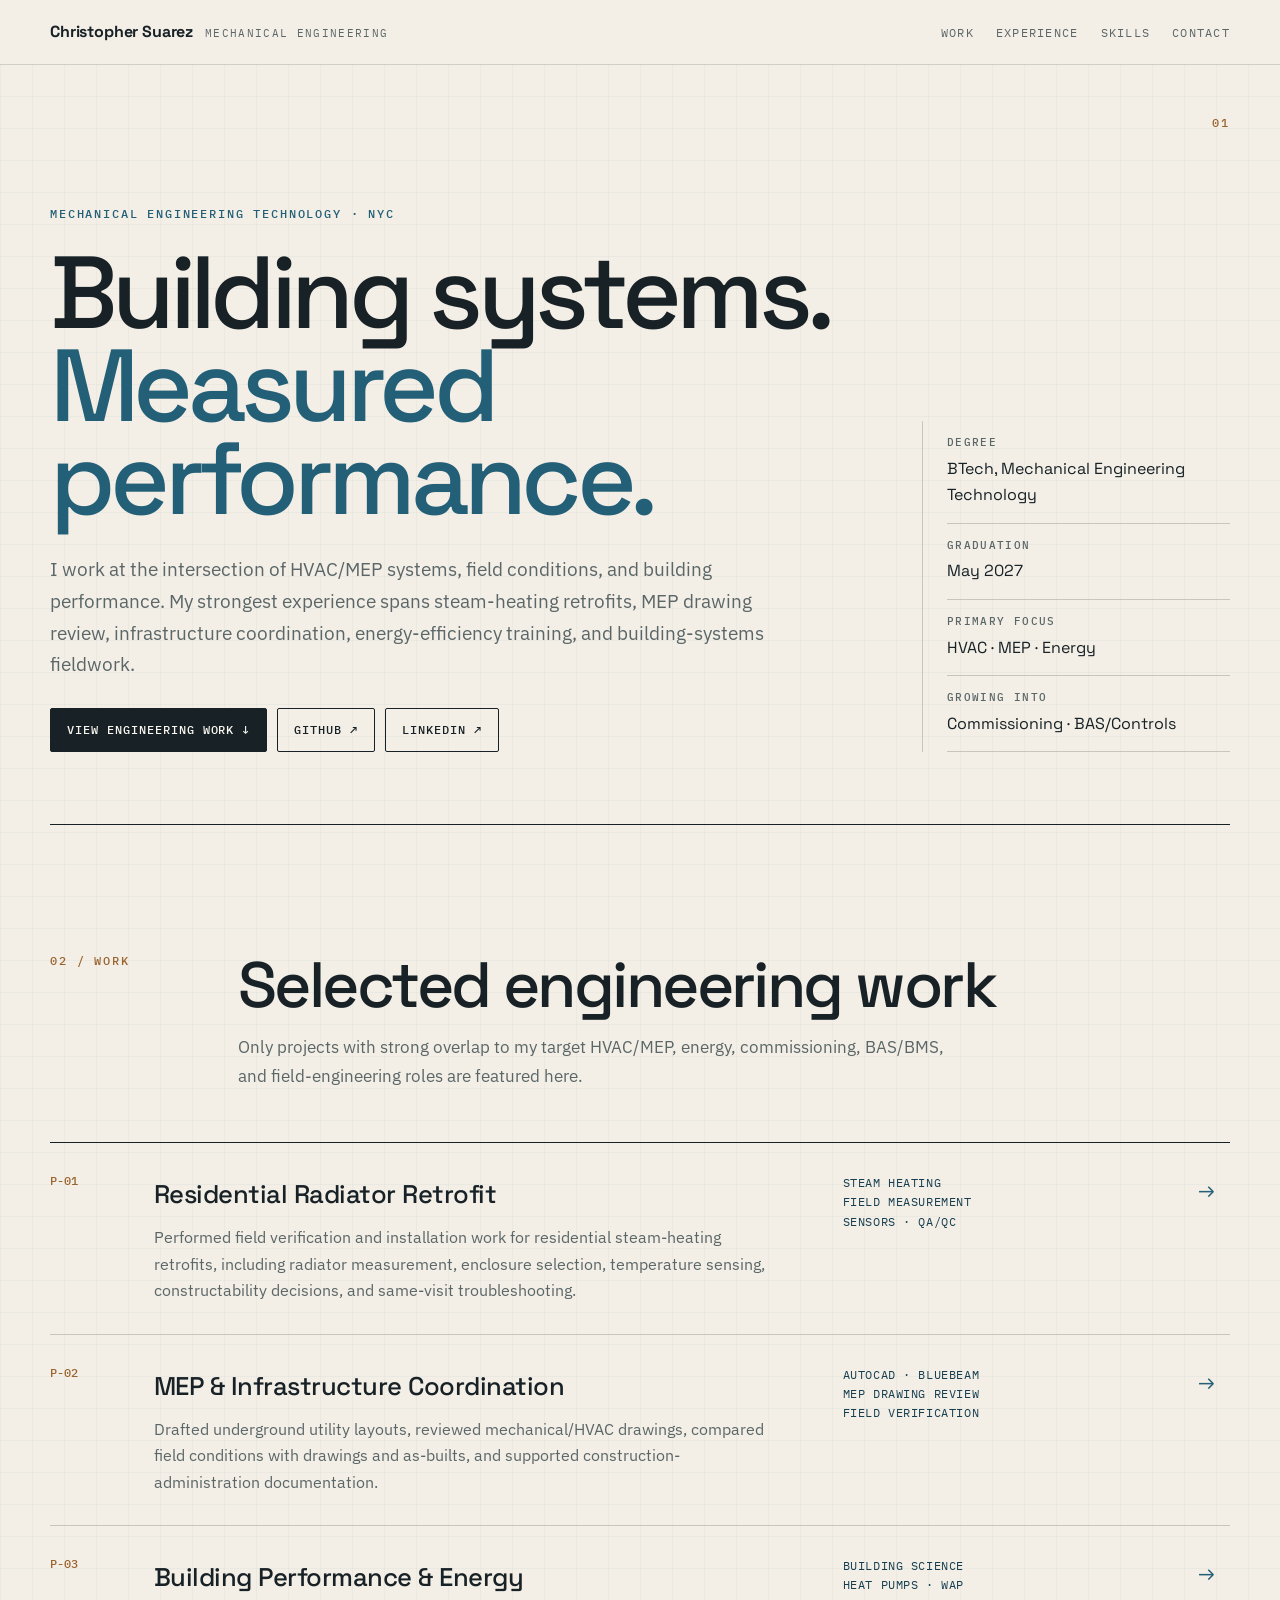
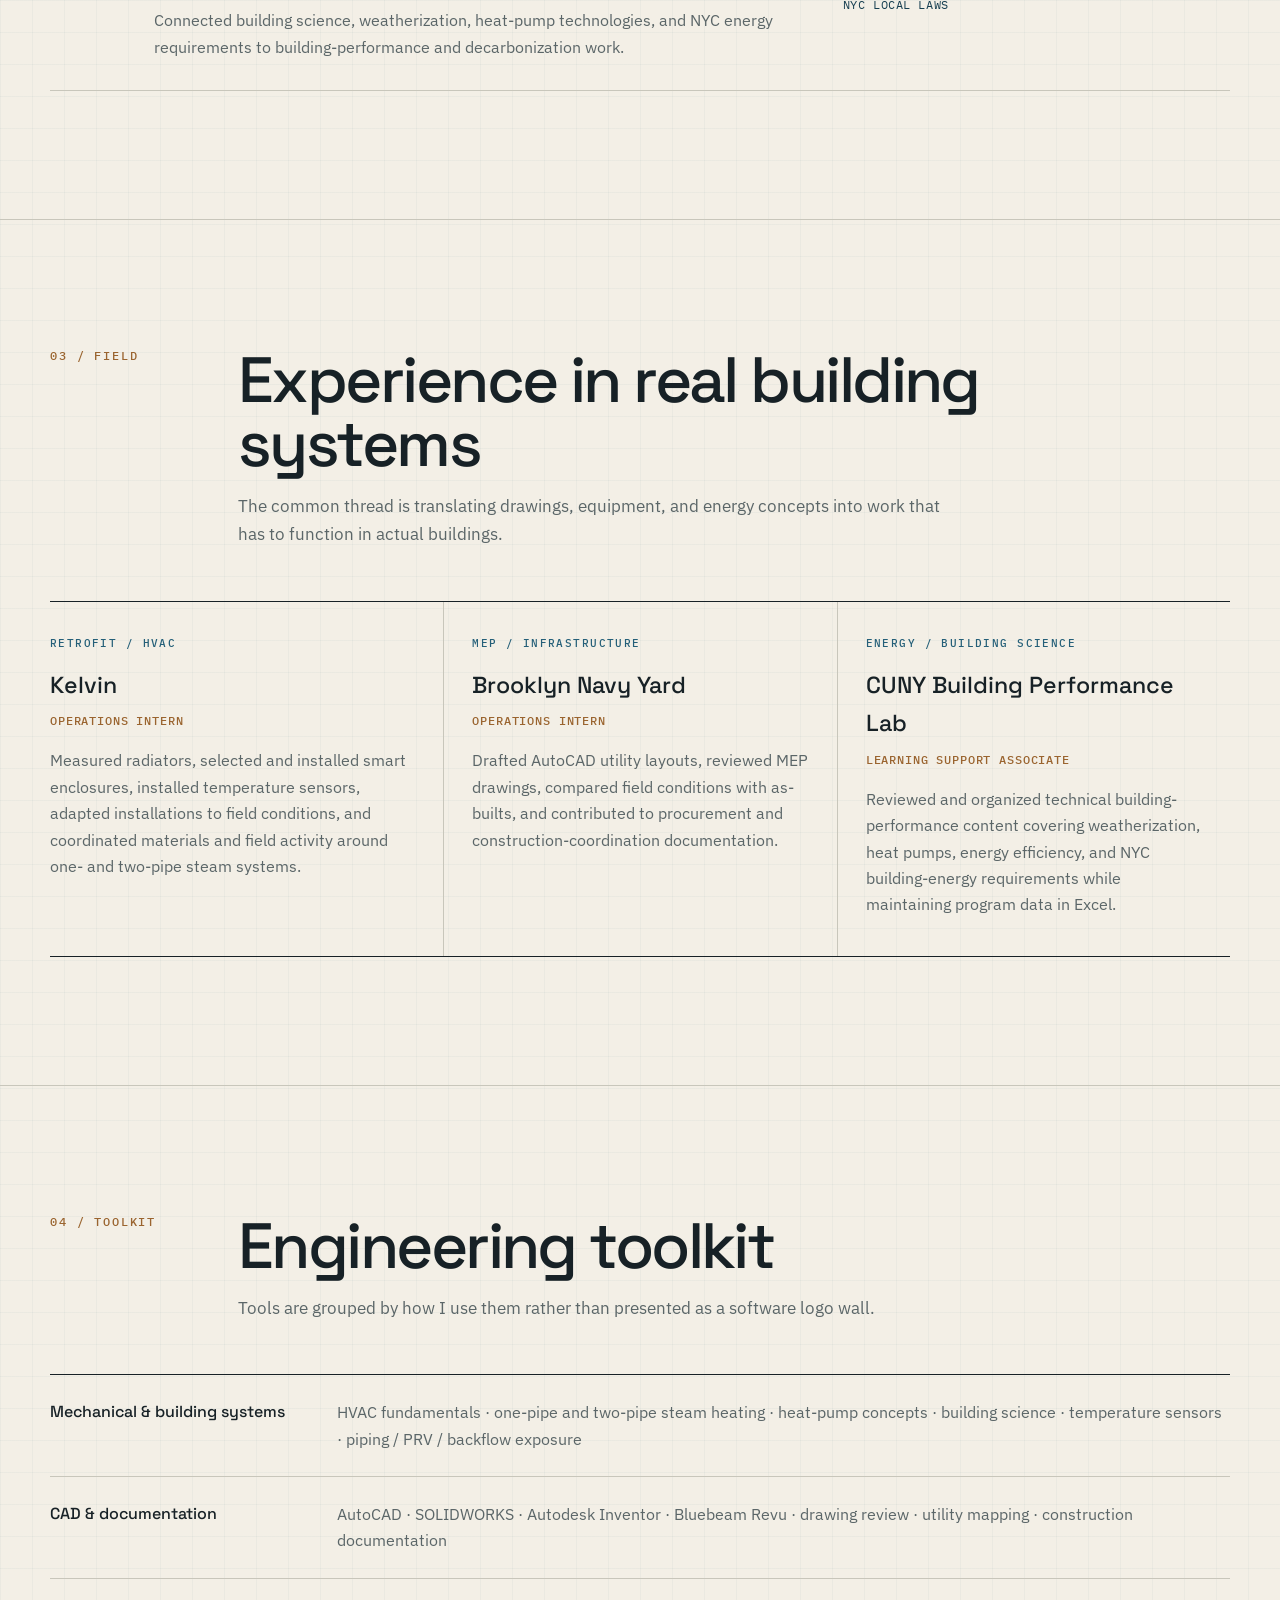
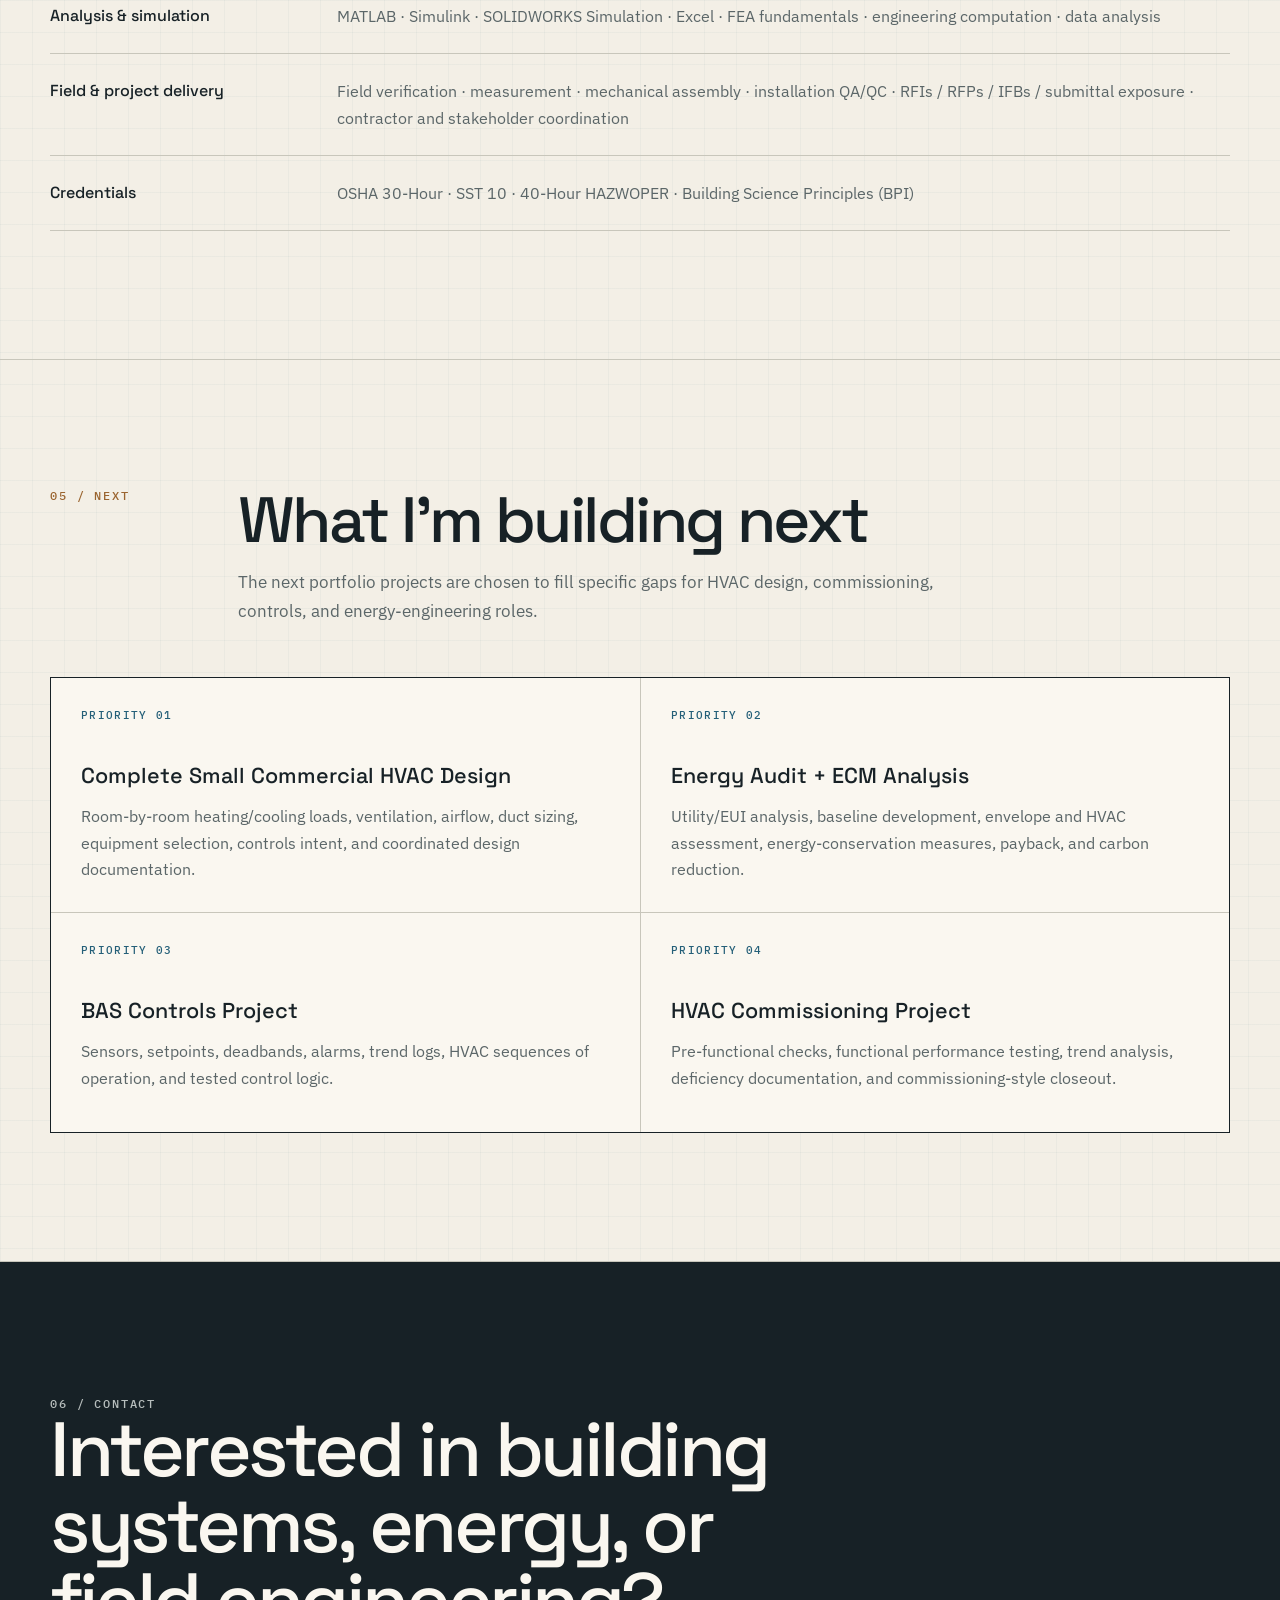
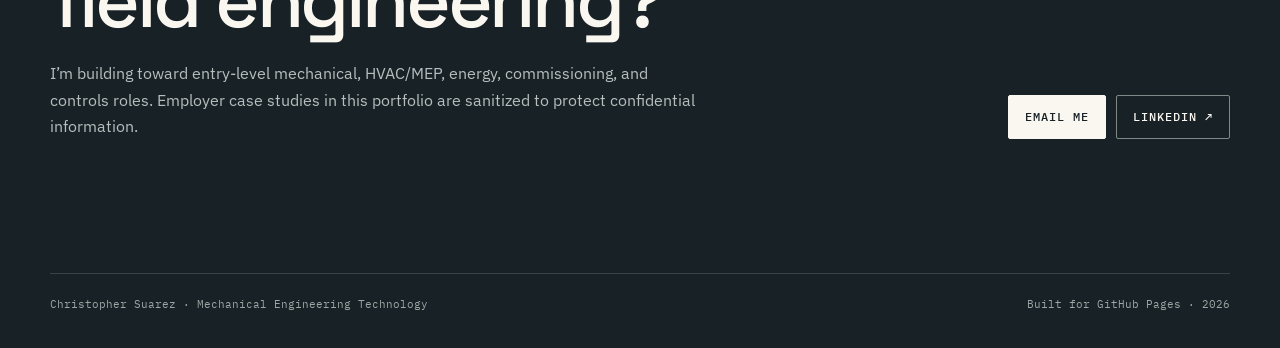
<file: docs/index.html>
<!doctype html>
<html lang="en">
<head>
  <meta charset="utf-8">
  <meta name="viewport" content="width=device-width, initial-scale=1">
  <meta name="description" content="Christopher Suarez — Mechanical Engineering Technology portfolio focused on HVAC, building systems, energy, commissioning, controls, and field engineering.">
  <meta name="theme-color" content="#f3efe6">
  <title>Christopher Suarez | Mechanical Engineering Portfolio</title>
  <link rel="stylesheet" href="styles.css">
</head>
<body>
  <a class="skip-link" href="#main">Skip to content</a>

  <header class="site-header">
    <nav class="nav" aria-label="Primary navigation">
      <a class="brand" href="#top">
        <strong>Christopher Suarez</strong>
        <span>Mechanical Engineering</span>
      </a>
      <div class="nav-links">
        <a href="#work">Work</a>
        <a href="#experience">Experience</a>
        <a href="#skills">Skills</a>
        <a href="#contact">Contact</a>
      </div>
    </nav>
  </header>

  <main id="main">
    <div class="container" id="top">
      <section class="hero" aria-labelledby="hero-title">
        <div>
          <p class="eyebrow">Mechanical Engineering Technology · NYC</p>
          <h1 id="hero-title">Building systems.<br><span class="hero-accent">Measured performance.</span></h1>
          <p class="hero-copy">I work at the intersection of HVAC/MEP systems, field conditions, and building performance. My strongest experience spans steam-heating retrofits, MEP drawing review, infrastructure coordination, energy-efficiency training, and building-systems fieldwork.</p>
          <div class="action-row">
            <a class="button primary" href="#work">View engineering work <span aria-hidden="true">↓</span></a>
            <a class="button" href="https://github.com/Chris18302/MechEng-Portfolio">GitHub <span aria-hidden="true">↗</span></a>
            <a class="button" href="https://www.linkedin.com/in/christophersuarezortega/">LinkedIn <span aria-hidden="true">↗</span></a>
          </div>
        </div>

        <aside class="hero-meta" aria-label="Current profile">
          <div class="meta-item"><span class="meta-label">Degree</span><span class="meta-value">BTech, Mechanical Engineering Technology</span></div>
          <div class="meta-item"><span class="meta-label">Graduation</span><span class="meta-value">May 2027</span></div>
          <div class="meta-item"><span class="meta-label">Primary focus</span><span class="meta-value">HVAC · MEP · Energy</span></div>
          <div class="meta-item"><span class="meta-label">Growing into</span><span class="meta-value">Commissioning · BAS/Controls</span></div>
        </aside>
      </section>
    </div>

    <section class="section" id="work">
      <div class="container">
        <div class="section-head">
          <div class="section-index">02 / WORK</div>
          <div>
            <h2 class="section-title">Selected engineering work</h2>
            <p class="section-intro">Only projects with strong overlap to my target HVAC/MEP, energy, commissioning, BAS/BMS, and field-engineering roles are featured here.</p>
          </div>
        </div>

        <div class="project-list">
          <a class="project" href="projects/02-kelvin-radiator-retrofit-case-study/">
            <span class="project-no">P-01</span>
            <span><h3>Residential Radiator Retrofit</h3><p>Performed field verification and installation work for residential steam-heating retrofits, including radiator measurement, enclosure selection, temperature sensing, constructability decisions, and same-visit troubleshooting.</p></span>
            <span class="project-tools">Steam heating<br>Field measurement<br>Sensors · QA/QC</span>
            <span class="project-arrow" aria-hidden="true">→</span>
          </a>

          <a class="project" href="projects/03-bnydc-mep-infrastructure-case-study/">
            <span class="project-no">P-02</span>
            <span><h3>MEP & Infrastructure Coordination</h3><p>Drafted underground utility layouts, reviewed mechanical/HVAC drawings, compared field conditions with drawings and as-builts, and supported construction-administration documentation.</p></span>
            <span class="project-tools">AutoCAD · Bluebeam<br>MEP drawing review<br>Field verification</span>
            <span class="project-arrow" aria-hidden="true">→</span>
          </a>

          <a class="project" href="projects/04-building-performance-energy-case-study/">
            <span class="project-no">P-03</span>
            <span><h3>Building Performance & Energy</h3><p>Connected building science, weatherization, heat-pump technologies, and NYC energy requirements to building-performance and decarbonization work.</p></span>
            <span class="project-tools">Building science<br>Heat pumps · WAP<br>NYC Local Laws</span>
            <span class="project-arrow" aria-hidden="true">→</span>
          </a>
        </div>
      </div>
    </section>

    <section class="section" id="experience">
      <div class="container">
        <div class="section-head">
          <div class="section-index">03 / FIELD</div>
          <div>
            <h2 class="section-title">Experience in real building systems</h2>
            <p class="section-intro">The common thread is translating drawings, equipment, and energy concepts into work that has to function in actual buildings.</p>
          </div>
        </div>

        <div class="experience-grid">
          <article class="experience">
            <div class="experience-tag">Retrofit / HVAC</div>
            <h3>Kelvin</h3>
            <div class="experience-role">Operations Intern</div>
            <p>Measured radiators, selected and installed smart enclosures, installed temperature sensors, adapted installations to field conditions, and coordinated materials and field activity around one- and two-pipe steam systems.</p>
          </article>
          <article class="experience">
            <div class="experience-tag">MEP / Infrastructure</div>
            <h3>Brooklyn Navy Yard</h3>
            <div class="experience-role">Operations Intern</div>
            <p>Drafted AutoCAD utility layouts, reviewed MEP drawings, compared field conditions with as-builts, and contributed to procurement and construction-coordination documentation.</p>
          </article>
          <article class="experience">
            <div class="experience-tag">Energy / Building Science</div>
            <h3>CUNY Building Performance Lab</h3>
            <div class="experience-role">Learning Support Associate</div>
            <p>Reviewed and organized technical building-performance content covering weatherization, heat pumps, energy efficiency, and NYC building-energy requirements while maintaining program data in Excel.</p>
          </article>
        </div>
      </div>
    </section>

    <section class="section" id="skills">
      <div class="container">
        <div class="section-head">
          <div class="section-index">04 / TOOLKIT</div>
          <div>
            <h2 class="section-title">Engineering toolkit</h2>
            <p class="section-intro">Tools are grouped by how I use them rather than presented as a software logo wall.</p>
          </div>
        </div>

        <div class="skill-matrix">
          <div class="skill-row"><h3>Mechanical & building systems</h3><p>HVAC fundamentals · one-pipe and two-pipe steam heating · heat-pump concepts · building science · temperature sensors · piping / PRV / backflow exposure</p></div>
          <div class="skill-row"><h3>CAD & documentation</h3><p>AutoCAD · SOLIDWORKS · Autodesk Inventor · Bluebeam Revu · drawing review · utility mapping · construction documentation</p></div>
          <div class="skill-row"><h3>Analysis & simulation</h3><p>MATLAB · Simulink · SOLIDWORKS Simulation · Excel · FEA fundamentals · engineering computation · data analysis</p></div>
          <div class="skill-row"><h3>Field & project delivery</h3><p>Field verification · measurement · mechanical assembly · installation QA/QC · RFIs / RFPs / IFBs / submittal exposure · contractor and stakeholder coordination</p></div>
          <div class="skill-row"><h3>Credentials</h3><p>OSHA 30-Hour · SST 10 · 40-Hour HAZWOPER · Building Science Principles (BPI)</p></div>
        </div>
      </div>
    </section>

    <section class="section" id="building-next">
      <div class="container">
        <div class="section-head">
          <div class="section-index">05 / NEXT</div>
          <div>
            <h2 class="section-title">What I’m building next</h2>
            <p class="section-intro">The next portfolio projects are chosen to fill specific gaps for HVAC design, commissioning, controls, and energy-engineering roles.</p>
          </div>
        </div>

        <div class="next-build">
          <article class="build-item"><div class="cost">Priority 01</div><h3>Complete Small Commercial HVAC Design</h3><p>Room-by-room heating/cooling loads, ventilation, airflow, duct sizing, equipment selection, controls intent, and coordinated design documentation.</p></article>
          <article class="build-item"><div class="cost">Priority 02</div><h3>Energy Audit + ECM Analysis</h3><p>Utility/EUI analysis, baseline development, envelope and HVAC assessment, energy-conservation measures, payback, and carbon reduction.</p></article>
          <article class="build-item"><div class="cost">Priority 03</div><h3>BAS Controls Project</h3><p>Sensors, setpoints, deadbands, alarms, trend logs, HVAC sequences of operation, and tested control logic.</p></article>
          <article class="build-item"><div class="cost">Priority 04</div><h3>HVAC Commissioning Project</h3><p>Pre-functional checks, functional performance testing, trend analysis, deficiency documentation, and commissioning-style closeout.</p></article>
        </div>
      </div>
    </section>

    <section class="contact-band" id="contact">
      <div class="container contact-grid">
        <div>
          <p class="eyebrow">06 / CONTACT</p>
          <h2>Interested in building systems, energy, or field engineering?</h2>
          <p>I’m building toward entry-level mechanical, HVAC/MEP, energy, commissioning, and controls roles. Employer case studies in this portfolio are sanitized to protect confidential information.</p>
        </div>
        <div class="contact-actions">
          <a class="button primary" href="mailto:christopher18302@gmail.com">Email me</a>
          <a class="button" href="https://www.linkedin.com/in/christophersuarezortega/">LinkedIn ↗</a>
        </div>
      </div>
    </section>
  </main>

  <footer>
    <div class="container footer-inner">
      <span>Christopher Suarez · Mechanical Engineering Technology</span>
      <span>Built for GitHub Pages · 2026</span>
    </div>
  </footer>
</body>
</html>
</file>
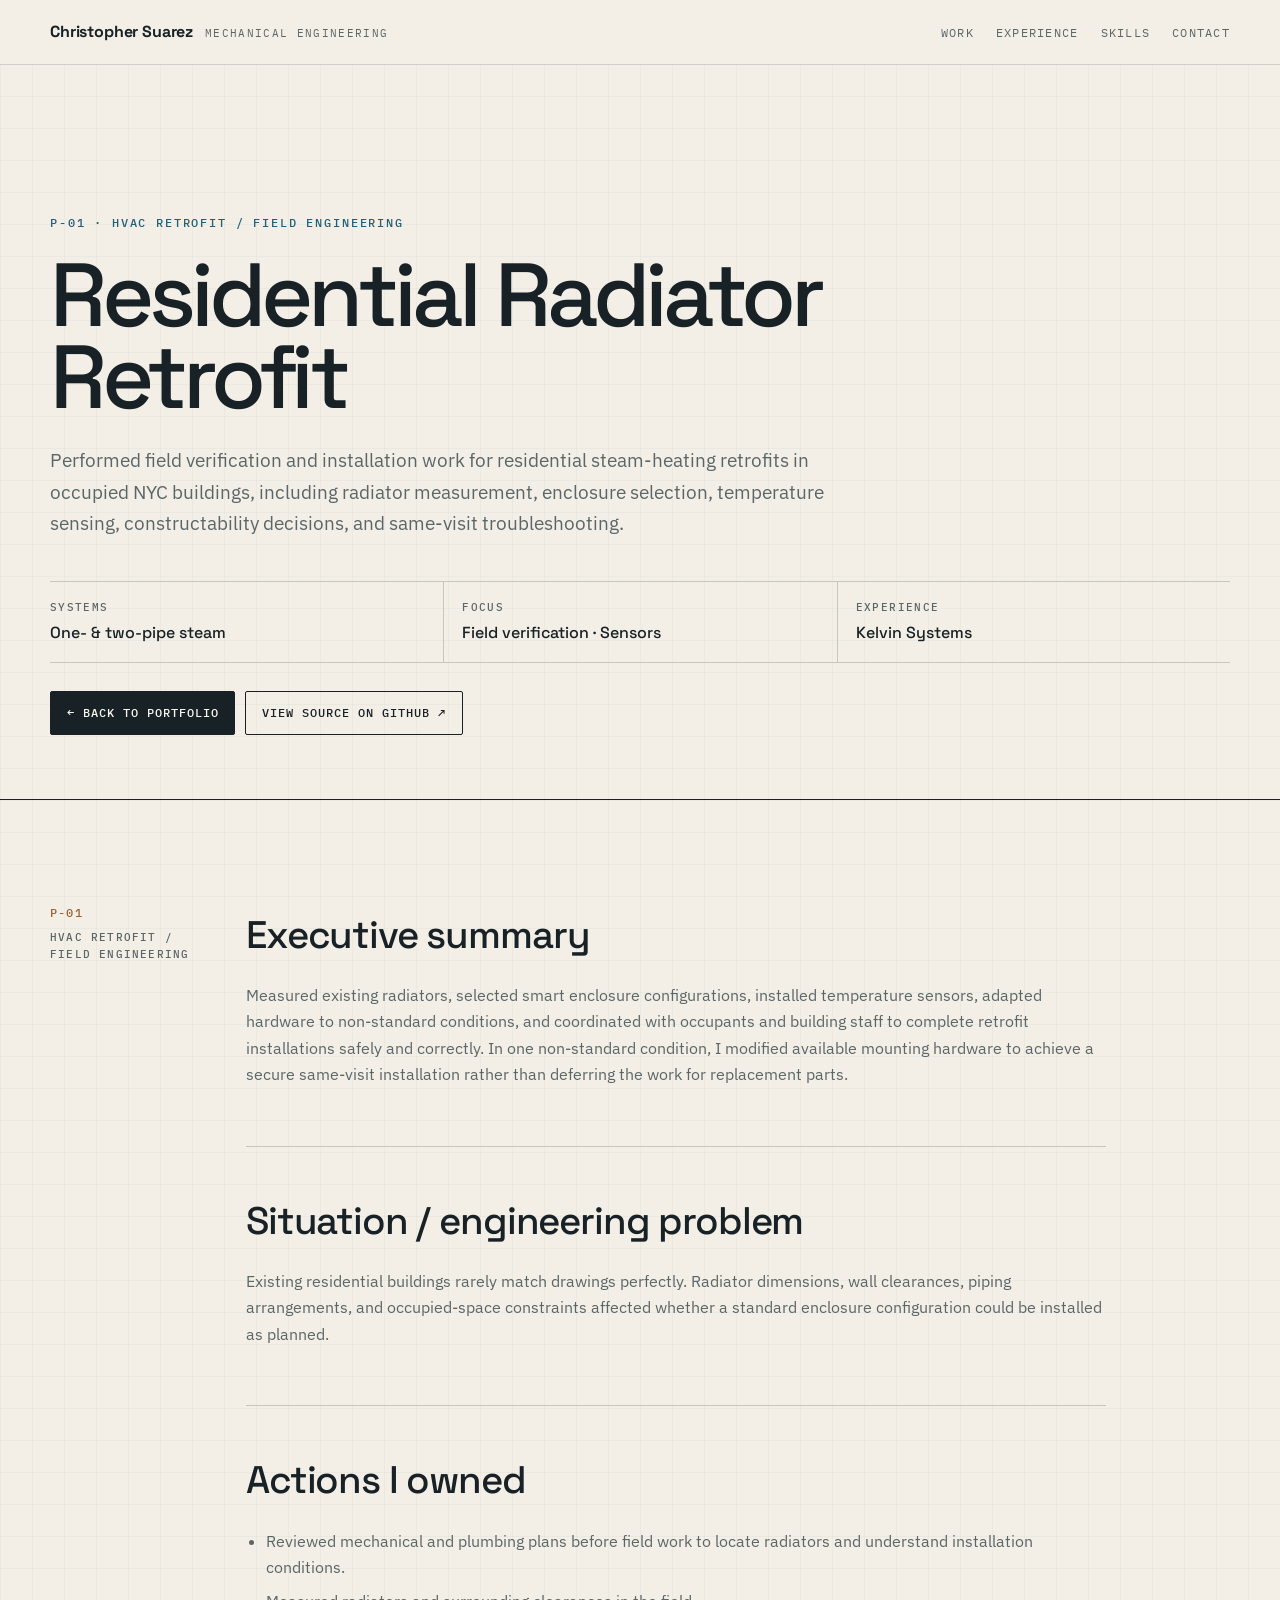
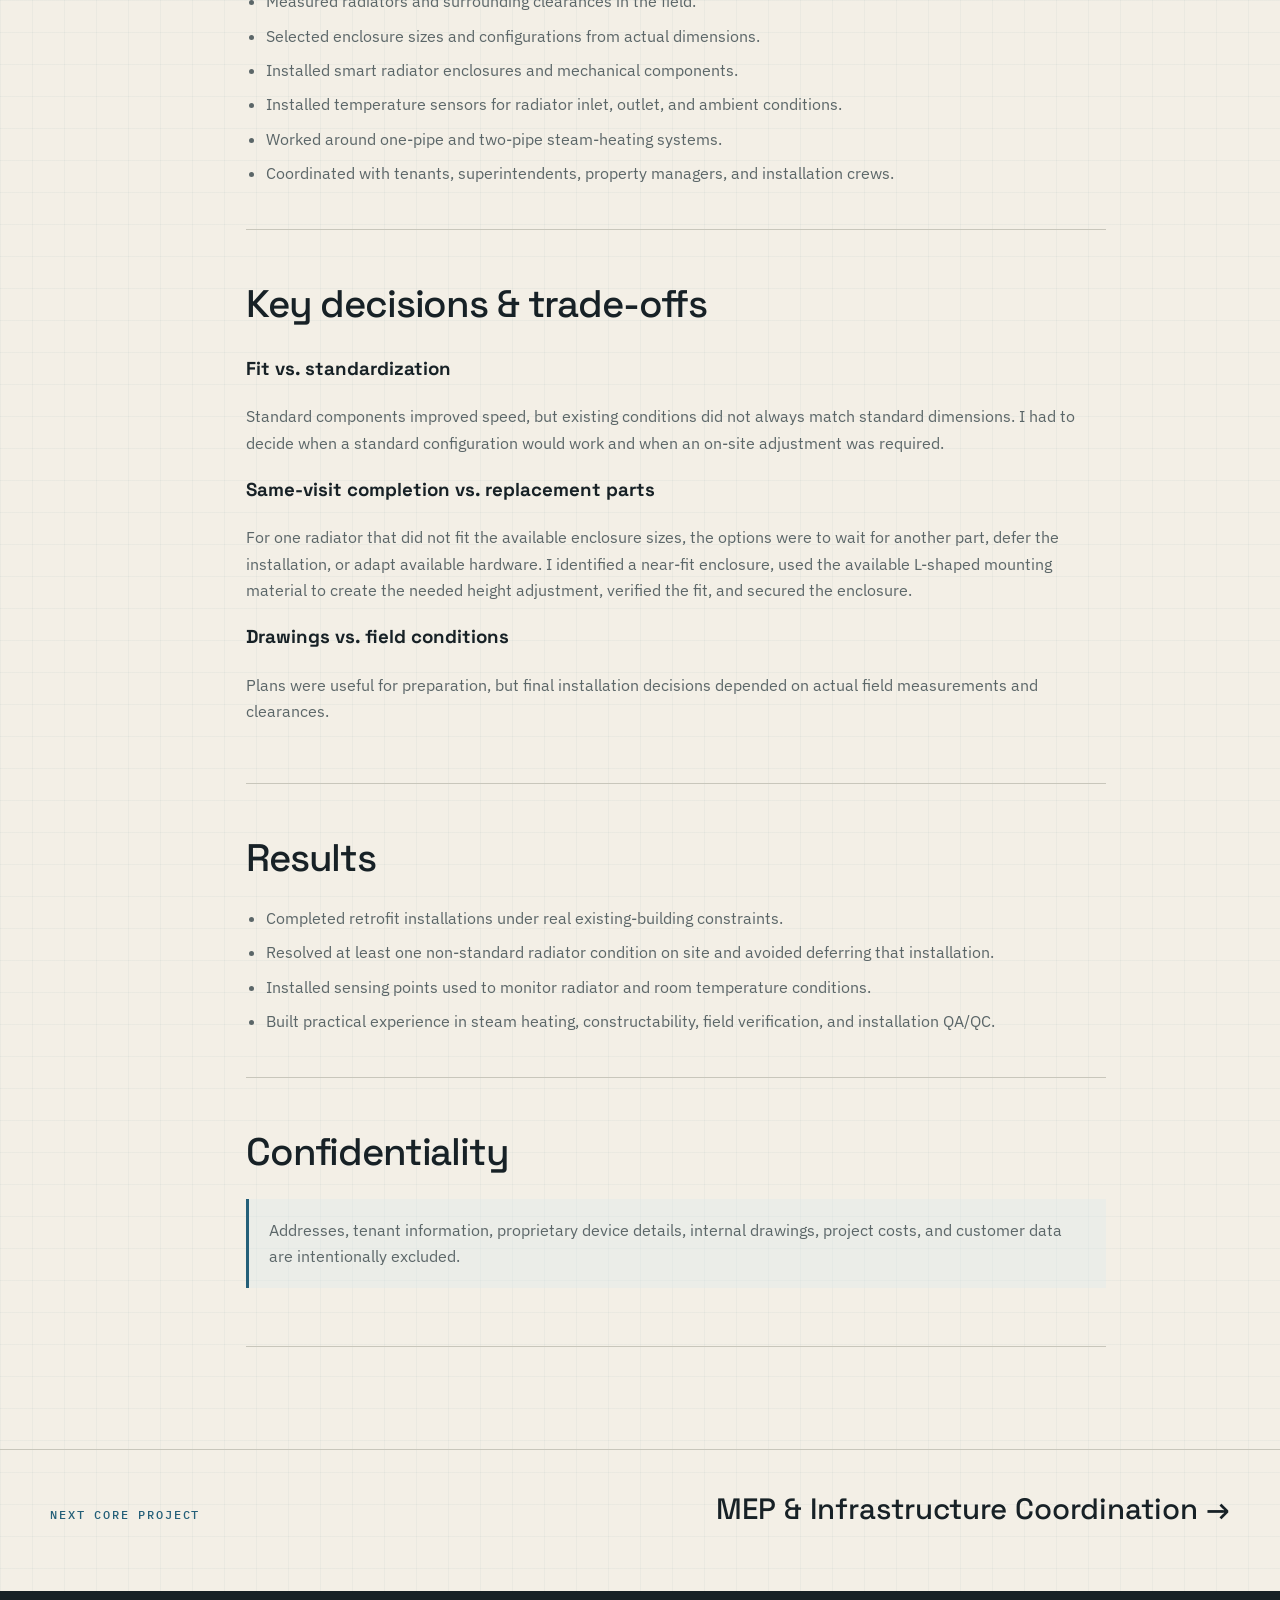
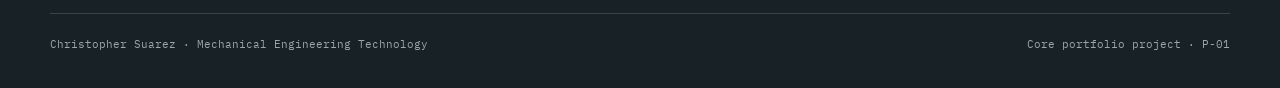
<file: docs/projects/02-kelvin-radiator-retrofit-case-study/index.html>
<!doctype html>
<html lang="en">
<head>
  <meta charset="utf-8">
  <meta name="viewport" content="width=device-width, initial-scale=1">
  <meta name="description" content="Residential Radiator Retrofit — Christopher Suarez mechanical engineering portfolio project.">
  <meta name="theme-color" content="#f3efe6">
  <title>Residential Radiator Retrofit | Christopher Suarez</title>
  <link rel="stylesheet" href="../../styles.css">
</head>
<body>
  <a class="skip-link" href="#main">Skip to content</a>
  <header class="site-header">
    <nav class="nav" aria-label="Primary navigation">
      <a class="brand" href="../../"><strong>Christopher Suarez</strong><span>Mechanical Engineering</span></a>
      <div class="nav-links">
        <a href="../../#work">Work</a><a href="../../#experience">Experience</a><a href="../../#skills">Skills</a><a href="../../#contact">Contact</a>
      </div>
    </nav>
  </header>
  <main id="main" class="project-page">
    <section class="project-detail-hero">
      <div class="container">
        <p class="eyebrow">P-01 · HVAC Retrofit / Field Engineering</p>
        <h1>Residential Radiator Retrofit</h1>
        <p class="project-lede">Performed field verification and installation work for residential steam-heating retrofits in occupied NYC buildings, including radiator measurement, enclosure selection, temperature sensing, constructability decisions, and same-visit troubleshooting.</p>
        <div class="project-meta-grid">
          <div class="project-meta-item"><span>Systems</span><strong>One- & two-pipe steam</strong></div><div class="project-meta-item"><span>Focus</span><strong>Field verification · Sensors</strong></div><div class="project-meta-item"><span>Experience</span><strong>Kelvin Systems</strong></div>
        </div>
        <div class="action-row">
          <a class="button primary" href="../../#work">← Back to portfolio</a>
          <a class="button" href="https://github.com/Chris18302/MechEng-Portfolio/tree/main/projects/02-kelvin-radiator-retrofit-case-study">View source on GitHub <span aria-hidden="true">↗</span></a>
        </div>
      </div>
    </section>
    <section class="project-detail-body">
      <div class="container project-detail-grid">
        <aside class="project-rail"><span class="project-rail-number">P-01</span><span>HVAC Retrofit / Field Engineering</span></aside>
        <article class="project-article">
<section class="project-section">
  <h2>Executive summary</h2>
  <p>Measured existing radiators, selected smart enclosure configurations, installed temperature sensors, adapted hardware to non-standard conditions, and coordinated with occupants and building staff to complete retrofit installations safely and correctly. In one non-standard condition, I modified available mounting hardware to achieve a secure same-visit installation rather than deferring the work for replacement parts.</p>
</section>
<section class="project-section">
  <h2>Situation / engineering problem</h2>
  <p>Existing residential buildings rarely match drawings perfectly. Radiator dimensions, wall clearances, piping arrangements, and occupied-space constraints affected whether a standard enclosure configuration could be installed as planned.</p>
</section>
<section class="project-section">
  <h2>Actions I owned</h2>
  <ul>
    <li>Reviewed mechanical and plumbing plans before field work to locate radiators and understand installation conditions.</li>
    <li>Measured radiators and surrounding clearances in the field.</li>
    <li>Selected enclosure sizes and configurations from actual dimensions.</li>
    <li>Installed smart radiator enclosures and mechanical components.</li>
    <li>Installed temperature sensors for radiator inlet, outlet, and ambient conditions.</li>
    <li>Worked around one-pipe and two-pipe steam-heating systems.</li>
    <li>Coordinated with tenants, superintendents, property managers, and installation crews.</li>
  </ul>
</section>
<section class="project-section">
  <h2>Key decisions & trade-offs</h2>
  <h3>Fit vs. standardization</h3>
  <p>Standard components improved speed, but existing conditions did not always match standard dimensions. I had to decide when a standard configuration would work and when an on-site adjustment was required.</p>
  <h3>Same-visit completion vs. replacement parts</h3>
  <p>For one radiator that did not fit the available enclosure sizes, the options were to wait for another part, defer the installation, or adapt available hardware. I identified a near-fit enclosure, used the available L-shaped mounting material to create the needed height adjustment, verified the fit, and secured the enclosure.</p>
  <h3>Drawings vs. field conditions</h3>
  <p>Plans were useful for preparation, but final installation decisions depended on actual field measurements and clearances.</p>
</section>
<section class="project-section">
  <h2>Results</h2>
  <ul>
    <li>Completed retrofit installations under real existing-building constraints.</li>
    <li>Resolved at least one non-standard radiator condition on site and avoided deferring that installation.</li>
    <li>Installed sensing points used to monitor radiator and room temperature conditions.</li>
    <li>Built practical experience in steam heating, constructability, field verification, and installation QA/QC.</li>
  </ul>
</section>
<section class="project-section">
  <h2>Confidentiality</h2>
  <p class="project-note">Addresses, tenant information, proprietary device details, internal drawings, project costs, and customer data are intentionally excluded.</p>
</section></article>
      </div>
    </section>
    <section class="project-next">
      <div class="container project-next-inner"><span class="eyebrow">Next core project</span><a href="../03-bnydc-mep-infrastructure-case-study/">MEP & Infrastructure Coordination <span aria-hidden="true">→</span></a></div>
    </section>
  </main>
  <footer><div class="container footer-inner"><span>Christopher Suarez · Mechanical Engineering Technology</span><span>Core portfolio project · P-01</span></div></footer>
</body>
</html>
</file>
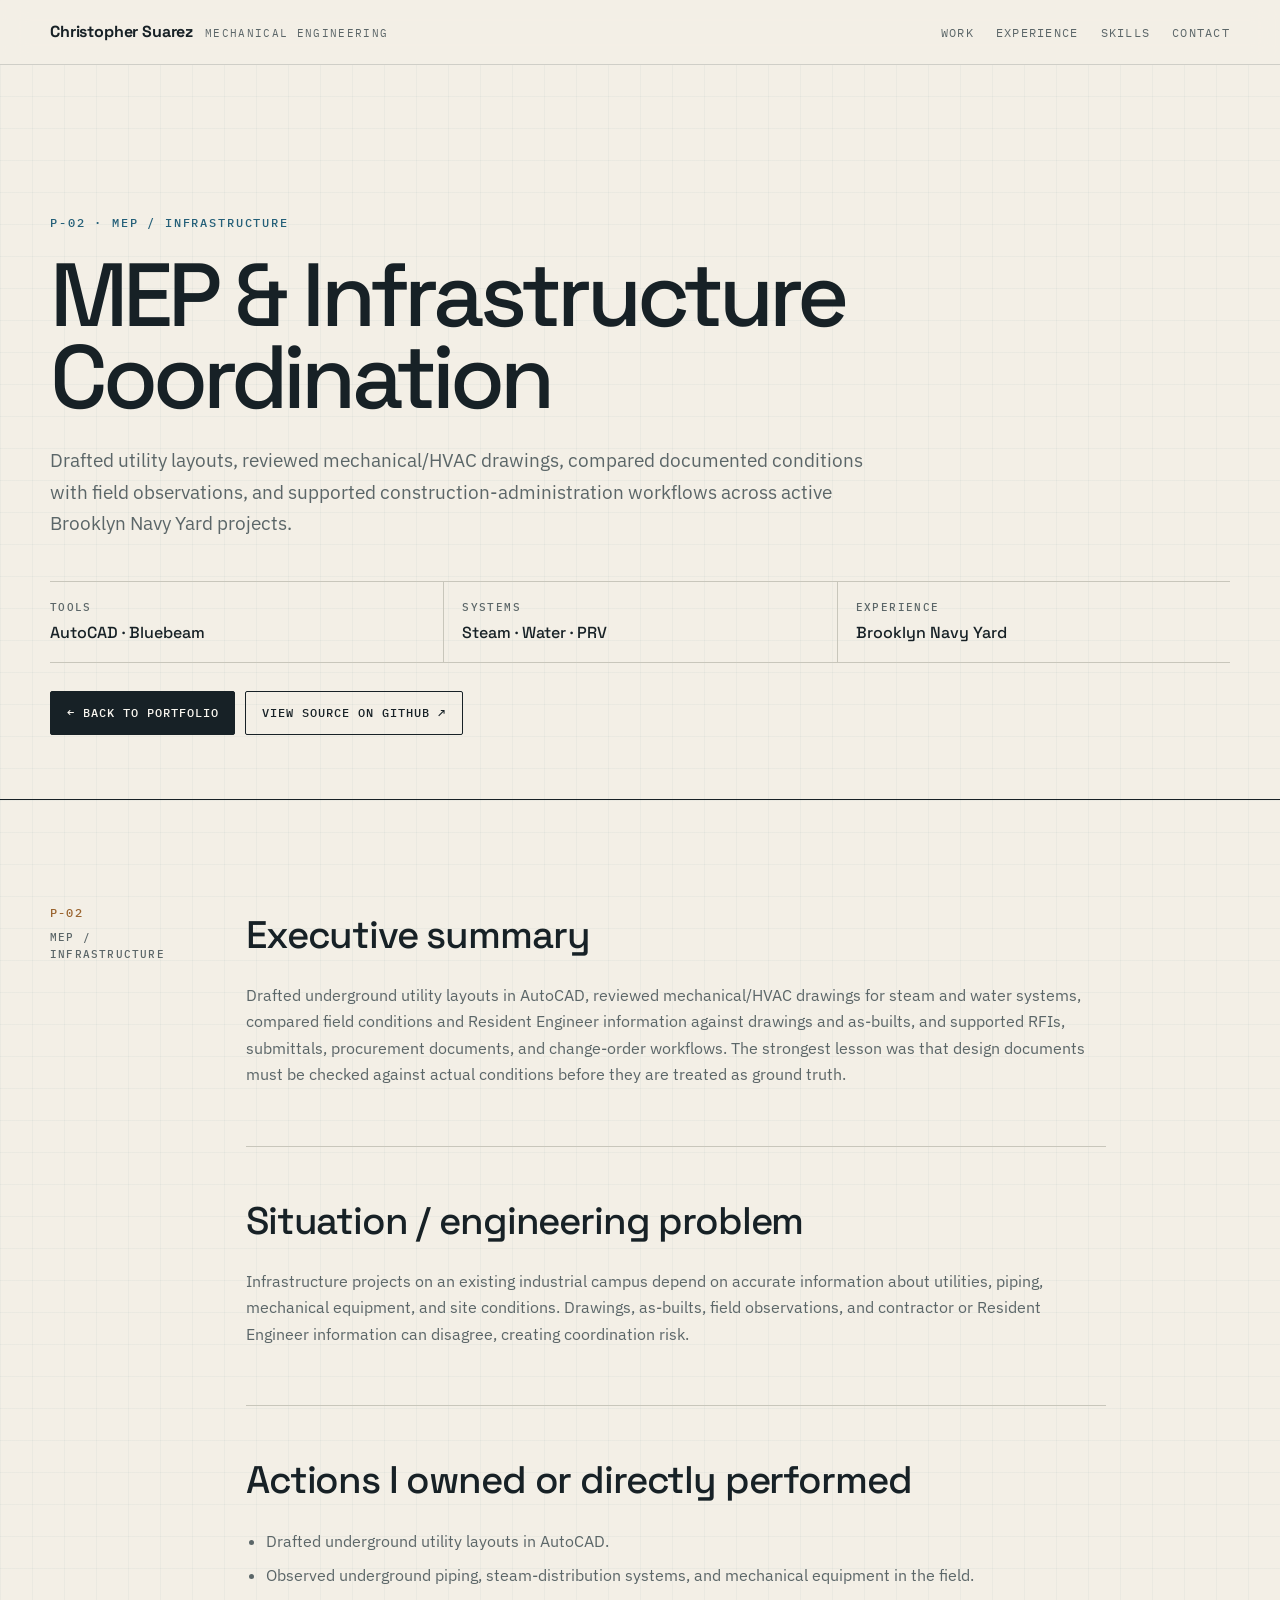
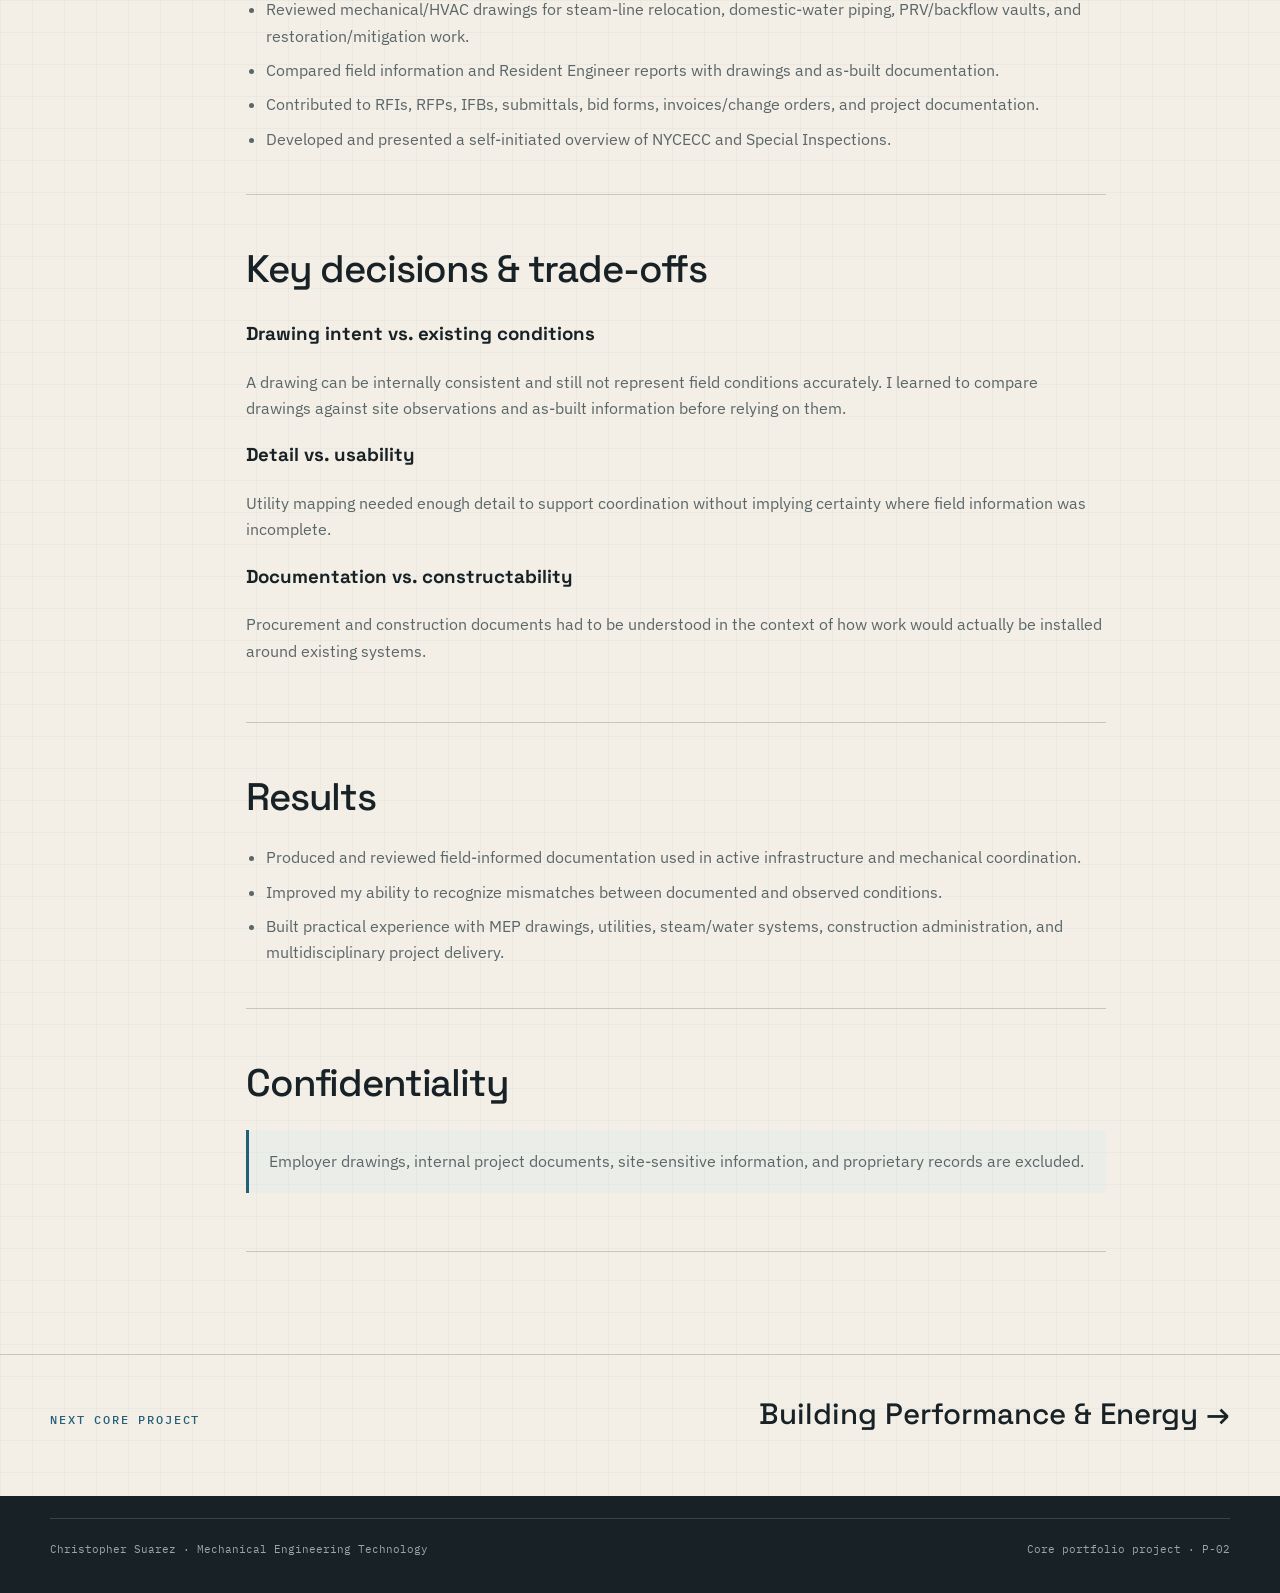
<file: docs/projects/03-bnydc-mep-infrastructure-case-study/index.html>
<!doctype html>
<html lang="en">
<head>
  <meta charset="utf-8">
  <meta name="viewport" content="width=device-width, initial-scale=1">
  <meta name="description" content="MEP & Infrastructure Coordination — Christopher Suarez mechanical engineering portfolio project.">
  <meta name="theme-color" content="#f3efe6">
  <title>MEP & Infrastructure Coordination | Christopher Suarez</title>
  <link rel="stylesheet" href="../../styles.css">
</head>
<body>
  <a class="skip-link" href="#main">Skip to content</a>
  <header class="site-header">
    <nav class="nav" aria-label="Primary navigation">
      <a class="brand" href="../../"><strong>Christopher Suarez</strong><span>Mechanical Engineering</span></a>
      <div class="nav-links">
        <a href="../../#work">Work</a><a href="../../#experience">Experience</a><a href="../../#skills">Skills</a><a href="../../#contact">Contact</a>
      </div>
    </nav>
  </header>
  <main id="main" class="project-page">
    <section class="project-detail-hero">
      <div class="container">
        <p class="eyebrow">P-02 · MEP / Infrastructure</p>
        <h1>MEP & Infrastructure Coordination</h1>
        <p class="project-lede">Drafted utility layouts, reviewed mechanical/HVAC drawings, compared documented conditions with field observations, and supported construction-administration workflows across active Brooklyn Navy Yard projects.</p>
        <div class="project-meta-grid">
          <div class="project-meta-item"><span>Tools</span><strong>AutoCAD · Bluebeam</strong></div><div class="project-meta-item"><span>Systems</span><strong>Steam · Water · PRV</strong></div><div class="project-meta-item"><span>Experience</span><strong>Brooklyn Navy Yard</strong></div>
        </div>
        <div class="action-row">
          <a class="button primary" href="../../#work">← Back to portfolio</a>
          <a class="button" href="https://github.com/Chris18302/MechEng-Portfolio/tree/main/projects/03-bnydc-mep-infrastructure-case-study">View source on GitHub <span aria-hidden="true">↗</span></a>
        </div>
      </div>
    </section>
    <section class="project-detail-body">
      <div class="container project-detail-grid">
        <aside class="project-rail"><span class="project-rail-number">P-02</span><span>MEP / Infrastructure</span></aside>
        <article class="project-article">
<section class="project-section">
  <h2>Executive summary</h2>
  <p>Drafted underground utility layouts in AutoCAD, reviewed mechanical/HVAC drawings for steam and water systems, compared field conditions and Resident Engineer information against drawings and as-builts, and supported RFIs, submittals, procurement documents, and change-order workflows. The strongest lesson was that design documents must be checked against actual conditions before they are treated as ground truth.</p>
</section>
<section class="project-section">
  <h2>Situation / engineering problem</h2>
  <p>Infrastructure projects on an existing industrial campus depend on accurate information about utilities, piping, mechanical equipment, and site conditions. Drawings, as-builts, field observations, and contractor or Resident Engineer information can disagree, creating coordination risk.</p>
</section>
<section class="project-section">
  <h2>Actions I owned or directly performed</h2>
  <ul>
    <li>Drafted underground utility layouts in AutoCAD.</li>
    <li>Observed underground piping, steam-distribution systems, and mechanical equipment in the field.</li>
    <li>Reviewed mechanical/HVAC drawings for steam-line relocation, domestic-water piping, PRV/backflow vaults, and restoration/mitigation work.</li>
    <li>Compared field information and Resident Engineer reports with drawings and as-built documentation.</li>
    <li>Contributed to RFIs, RFPs, IFBs, submittals, bid forms, invoices/change orders, and project documentation.</li>
    <li>Developed and presented a self-initiated overview of NYCECC and Special Inspections.</li>
  </ul>
</section>
<section class="project-section">
  <h2>Key decisions & trade-offs</h2>
  <h3>Drawing intent vs. existing conditions</h3>
  <p>A drawing can be internally consistent and still not represent field conditions accurately. I learned to compare drawings against site observations and as-built information before relying on them.</p>
  <h3>Detail vs. usability</h3>
  <p>Utility mapping needed enough detail to support coordination without implying certainty where field information was incomplete.</p>
  <h3>Documentation vs. constructability</h3>
  <p>Procurement and construction documents had to be understood in the context of how work would actually be installed around existing systems.</p>
</section>
<section class="project-section">
  <h2>Results</h2>
  <ul>
    <li>Produced and reviewed field-informed documentation used in active infrastructure and mechanical coordination.</li>
    <li>Improved my ability to recognize mismatches between documented and observed conditions.</li>
    <li>Built practical experience with MEP drawings, utilities, steam/water systems, construction administration, and multidisciplinary project delivery.</li>
  </ul>
</section>
<section class="project-section">
  <h2>Confidentiality</h2>
  <p class="project-note">Employer drawings, internal project documents, site-sensitive information, and proprietary records are excluded.</p>
</section></article>
      </div>
    </section>
    <section class="project-next">
      <div class="container project-next-inner"><span class="eyebrow">Next core project</span><a href="../04-building-performance-energy-case-study/">Building Performance & Energy <span aria-hidden="true">→</span></a></div>
    </section>
  </main>
  <footer><div class="container footer-inner"><span>Christopher Suarez · Mechanical Engineering Technology</span><span>Core portfolio project · P-02</span></div></footer>
</body>
</html>
</file>
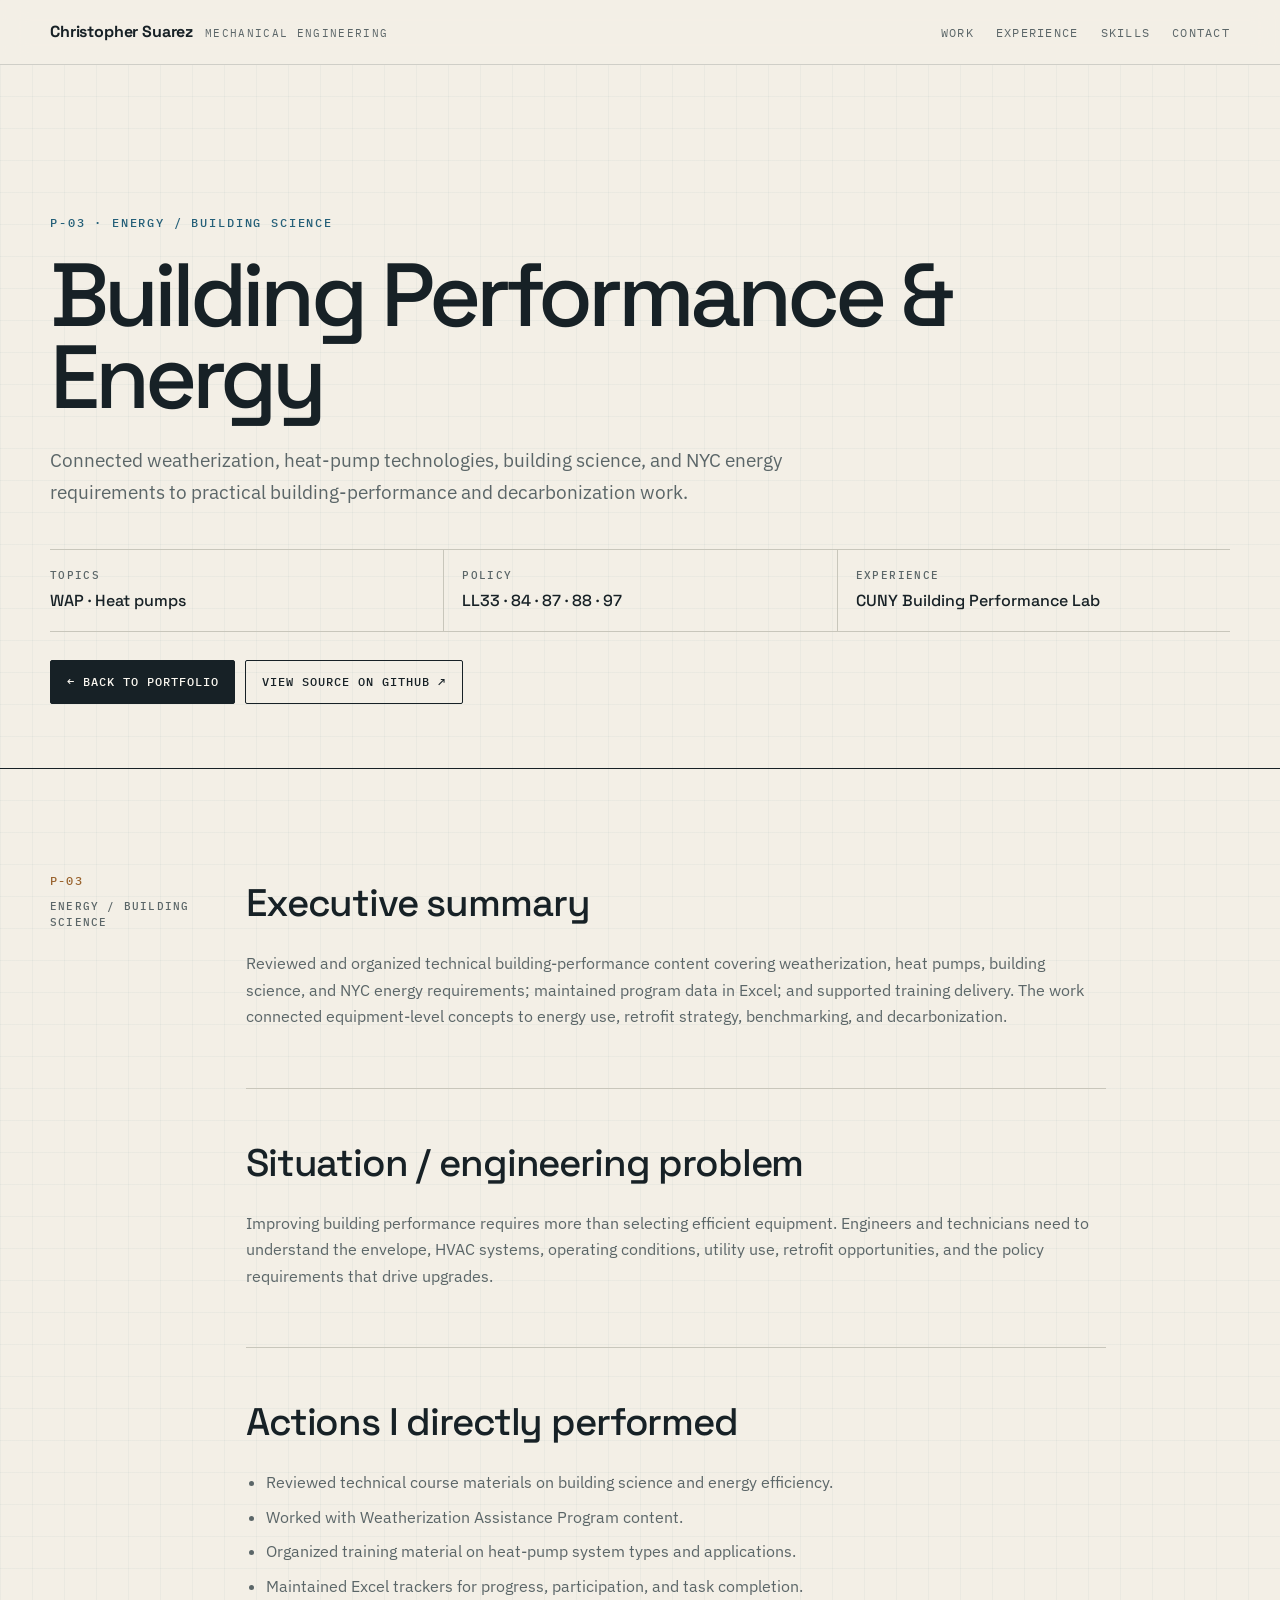
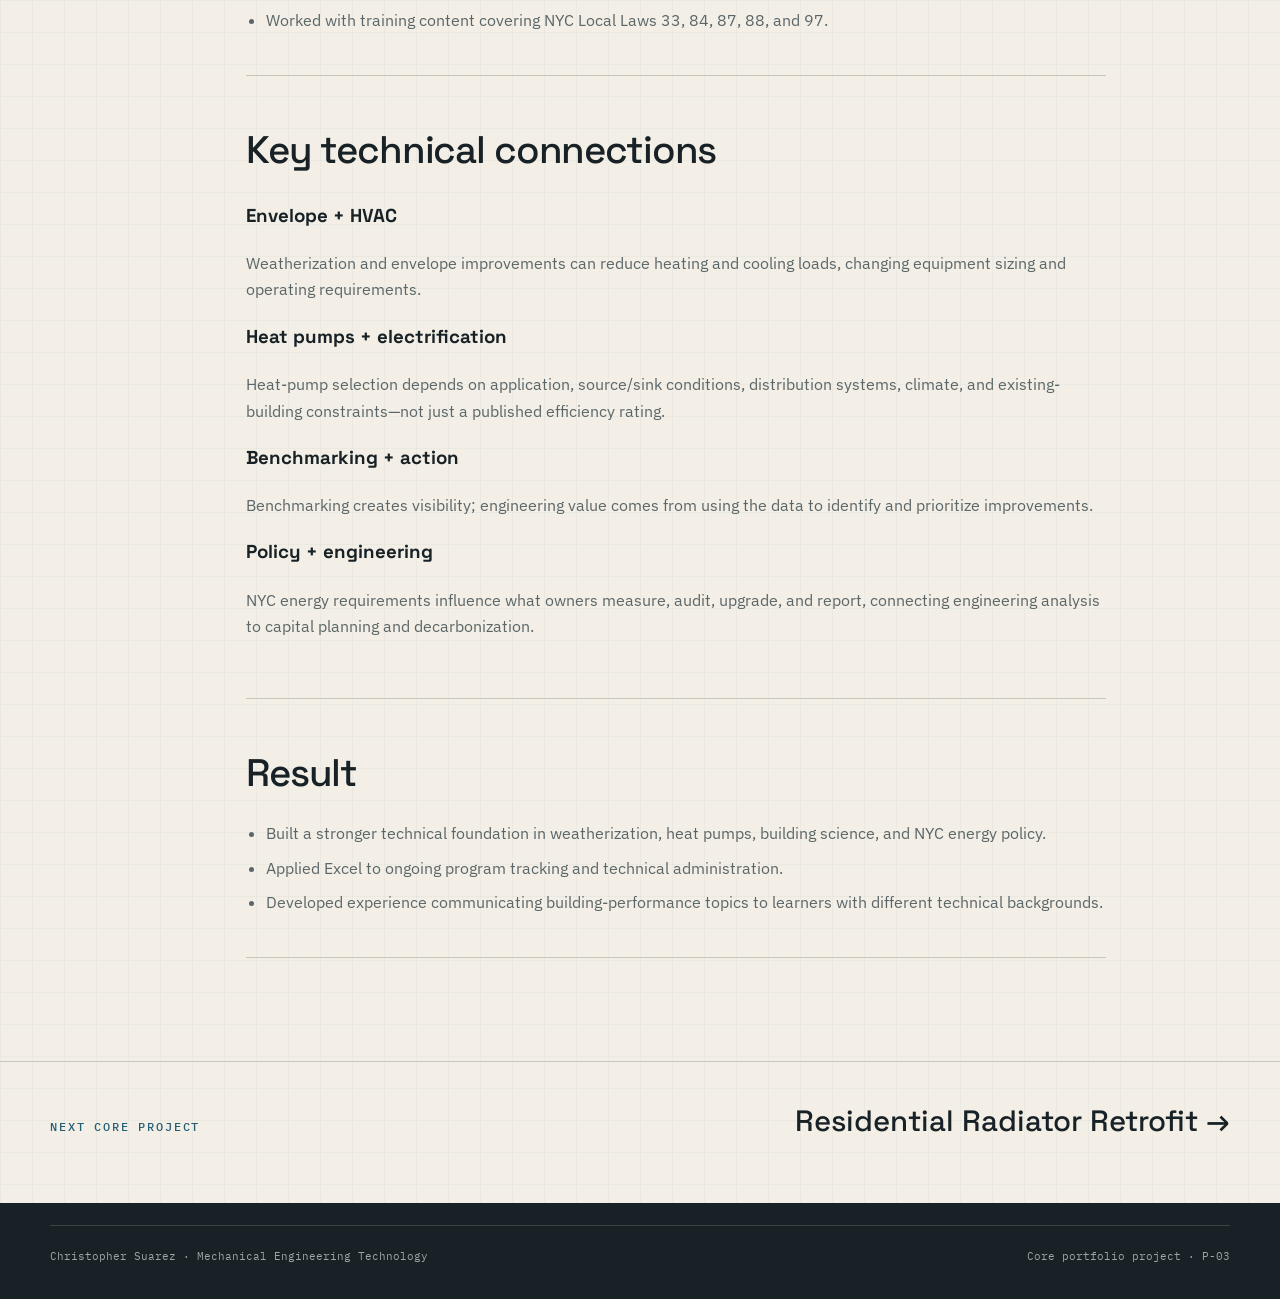
<file: docs/projects/04-building-performance-energy-case-study/index.html>
<!doctype html>
<html lang="en">
<head>
  <meta charset="utf-8">
  <meta name="viewport" content="width=device-width, initial-scale=1">
  <meta name="description" content="Building Performance & Energy — Christopher Suarez mechanical engineering portfolio project.">
  <meta name="theme-color" content="#f3efe6">
  <title>Building Performance & Energy | Christopher Suarez</title>
  <link rel="stylesheet" href="../../styles.css">
</head>
<body>
  <a class="skip-link" href="#main">Skip to content</a>
  <header class="site-header">
    <nav class="nav" aria-label="Primary navigation">
      <a class="brand" href="../../"><strong>Christopher Suarez</strong><span>Mechanical Engineering</span></a>
      <div class="nav-links">
        <a href="../../#work">Work</a><a href="../../#experience">Experience</a><a href="../../#skills">Skills</a><a href="../../#contact">Contact</a>
      </div>
    </nav>
  </header>
  <main id="main" class="project-page">
    <section class="project-detail-hero">
      <div class="container">
        <p class="eyebrow">P-03 · Energy / Building Science</p>
        <h1>Building Performance & Energy</h1>
        <p class="project-lede">Connected weatherization, heat-pump technologies, building science, and NYC energy requirements to practical building-performance and decarbonization work.</p>
        <div class="project-meta-grid">
          <div class="project-meta-item"><span>Topics</span><strong>WAP · Heat pumps</strong></div><div class="project-meta-item"><span>Policy</span><strong>LL33 · 84 · 87 · 88 · 97</strong></div><div class="project-meta-item"><span>Experience</span><strong>CUNY Building Performance Lab</strong></div>
        </div>
        <div class="action-row">
          <a class="button primary" href="../../#work">← Back to portfolio</a>
          <a class="button" href="https://github.com/Chris18302/MechEng-Portfolio/tree/main/projects/04-building-performance-energy-case-study">View source on GitHub <span aria-hidden="true">↗</span></a>
        </div>
      </div>
    </section>
    <section class="project-detail-body">
      <div class="container project-detail-grid">
        <aside class="project-rail"><span class="project-rail-number">P-03</span><span>Energy / Building Science</span></aside>
        <article class="project-article">
<section class="project-section">
  <h2>Executive summary</h2>
  <p>Reviewed and organized technical building-performance content covering weatherization, heat pumps, building science, and NYC energy requirements; maintained program data in Excel; and supported training delivery. The work connected equipment-level concepts to energy use, retrofit strategy, benchmarking, and decarbonization.</p>
</section>
<section class="project-section">
  <h2>Situation / engineering problem</h2>
  <p>Improving building performance requires more than selecting efficient equipment. Engineers and technicians need to understand the envelope, HVAC systems, operating conditions, utility use, retrofit opportunities, and the policy requirements that drive upgrades.</p>
</section>
<section class="project-section">
  <h2>Actions I directly performed</h2>
  <ul>
    <li>Reviewed technical course materials on building science and energy efficiency.</li>
    <li>Worked with Weatherization Assistance Program content.</li>
    <li>Organized training material on heat-pump system types and applications.</li>
    <li>Maintained Excel trackers for progress, participation, and task completion.</li>
    <li>Worked with training content covering NYC Local Laws 33, 84, 87, 88, and 97.</li>
  </ul>
</section>
<section class="project-section">
  <h2>Key technical connections</h2>
  <h3>Envelope + HVAC</h3>
  <p>Weatherization and envelope improvements can reduce heating and cooling loads, changing equipment sizing and operating requirements.</p>
  <h3>Heat pumps + electrification</h3>
  <p>Heat-pump selection depends on application, source/sink conditions, distribution systems, climate, and existing-building constraints—not just a published efficiency rating.</p>
  <h3>Benchmarking + action</h3>
  <p>Benchmarking creates visibility; engineering value comes from using the data to identify and prioritize improvements.</p>
  <h3>Policy + engineering</h3>
  <p>NYC energy requirements influence what owners measure, audit, upgrade, and report, connecting engineering analysis to capital planning and decarbonization.</p>
</section>
<section class="project-section">
  <h2>Result</h2>
  <ul>
    <li>Built a stronger technical foundation in weatherization, heat pumps, building science, and NYC energy policy.</li>
    <li>Applied Excel to ongoing program tracking and technical administration.</li>
    <li>Developed experience communicating building-performance topics to learners with different technical backgrounds.</li>
  </ul>
</section>
</article>
      </div>
    </section>
    <section class="project-next">
      <div class="container project-next-inner"><span class="eyebrow">Next core project</span><a href="../02-kelvin-radiator-retrofit-case-study/">Residential Radiator Retrofit <span aria-hidden="true">→</span></a></div>
    </section>
  </main>
  <footer><div class="container footer-inner"><span>Christopher Suarez · Mechanical Engineering Technology</span><span>Core portfolio project · P-03</span></div></footer>
</body>
</html>
</file>
<file: docs/styles.css>
@import url('https://fonts.googleapis.com/css2?family=IBM+Plex+Mono:wght@400;500&family=IBM+Plex+Sans:wght@400;500;600&family=Space+Grotesk:wght@400;500;600&display=swap');

:root {
  --paper: #f3efe6;
  --paper-raised: #faf7f0;
  --ink: #172126;
  --muted: #5b6668;
  --rule: #c8c6bb;
  --blue: #245f78;
  --blue-dark: #163e50;
  --brass: #9a642f;
  --soft-blue: #d9e7eb;
  --max: 1180px;
  --gutter: clamp(20px, 4vw, 48px);
  --display: "Space Grotesk", "Avenir Next", Arial, sans-serif;
  --body: "IBM Plex Sans", "Helvetica Neue", Arial, sans-serif;
  --mono: "IBM Plex Mono", Consolas, monospace;
}

* { box-sizing: border-box; }
html { scroll-behavior: smooth; }
body {
  margin: 0;
  color: var(--ink);
  background:
    linear-gradient(rgba(36,95,120,.045) 1px, transparent 1px),
    linear-gradient(90deg, rgba(36,95,120,.045) 1px, transparent 1px),
    var(--paper);
  background-size: 32px 32px;
  font-family: var(--body);
  font-size: 16px;
  line-height: 1.65;
}

a { color: inherit; }
a:focus-visible, button:focus-visible { outline: 3px solid var(--brass); outline-offset: 4px; }

.skip-link {
  position: absolute; left: -999px; top: 8px; z-index: 20;
  padding: 8px 12px; background: var(--ink); color: var(--paper-raised);
}
.skip-link:focus { left: 8px; }

.site-header {
  position: sticky; top: 0; z-index: 10;
  border-bottom: 1px solid rgba(23,33,38,.16);
  background: rgba(243,239,230,.92);
  backdrop-filter: blur(12px);
}
.nav {
  width: min(var(--max), calc(100% - 2 * var(--gutter)));
  margin: 0 auto;
  min-height: 64px;
  display: flex; align-items: center; justify-content: space-between; gap: 24px;
}
.brand { text-decoration: none; display: flex; gap: 12px; align-items: baseline; }
.brand strong { font-family: var(--display); font-size: 1rem; letter-spacing: -.01em; }
.brand span { font-family: var(--mono); color: var(--muted); font-size: .69rem; text-transform: uppercase; letter-spacing: .12em; }
.nav-links { display: flex; gap: 22px; flex-wrap: wrap; }
.nav-links a { font-family: var(--mono); font-size: .72rem; text-decoration: none; text-transform: uppercase; letter-spacing: .11em; color: var(--muted); }
.nav-links a:hover { color: var(--blue); }

main { overflow: hidden; }
.container { width: min(var(--max), calc(100% - 2 * var(--gutter))); margin: 0 auto; }

.hero {
  min-height: 650px;
  display: grid;
  grid-template-columns: minmax(0, 1.65fr) minmax(260px, .65fr);
  gap: clamp(40px, 7vw, 96px);
  align-items: end;
  padding: clamp(76px, 11vw, 142px) 0 72px;
  border-bottom: 1px solid var(--ink);
  position: relative;
}
.hero::before {
  content: "01";
  position: absolute; top: 52px; right: 0;
  font: 500 .72rem/1 var(--mono); letter-spacing: .16em; color: var(--brass);
}
.eyebrow {
  font: 500 .72rem/1.4 var(--mono);
  text-transform: uppercase; letter-spacing: .16em; color: var(--blue);
  margin: 0 0 24px;
}
h1, h2, h3 { font-family: var(--display); }
h1 {
  margin: 0;
  max-width: 900px;
  font-size: clamp(3.5rem, 8vw, 7.4rem);
  font-weight: 500;
  line-height: .91;
  letter-spacing: -.055em;
}
.hero-accent { color: var(--blue); }
.hero-copy {
  margin: 28px 0 0;
  max-width: 720px;
  font-size: clamp(1.08rem, 1.5vw, 1.28rem);
  color: var(--muted);
}
.hero-meta {
  border-left: 1px solid var(--rule);
  padding-left: 24px;
}
.meta-item { padding: 14px 0; border-bottom: 1px solid var(--rule); }
.meta-label { display: block; font: 500 .66rem/1.4 var(--mono); text-transform: uppercase; letter-spacing: .13em; color: var(--muted); }
.meta-value { display: block; margin-top: 6px; font-family: var(--display); font-size: 1rem; }
.action-row { display: flex; flex-wrap: wrap; gap: 10px; margin-top: 28px; }
.button {
  display: inline-flex; align-items: center; gap: 8px;
  min-height: 44px; padding: 0 16px;
  border: 1px solid var(--ink); border-radius: 2px;
  text-decoration: none; font: 500 .76rem/1 var(--mono); letter-spacing: .08em; text-transform: uppercase;
  transition: background .18s ease, color .18s ease, border-color .18s ease;
}
.button.primary { background: var(--ink); color: var(--paper-raised); }
.button:hover { background: var(--blue); border-color: var(--blue); color: var(--paper-raised); }

.section { padding: clamp(72px, 10vw, 128px) 0; border-bottom: 1px solid var(--rule); }
.section-head {
  display: grid; grid-template-columns: 160px minmax(0, 1fr); gap: 28px;
  margin-bottom: 52px;
}
.section-index { font: 500 .72rem/1.4 var(--mono); letter-spacing: .16em; color: var(--brass); }
.section-title { margin: 0; font-size: clamp(2.4rem, 5vw, 4.5rem); font-weight: 500; line-height: 1; letter-spacing: -.04em; }
.section-intro { margin: 16px 0 0; max-width: 720px; color: var(--muted); font-size: 1.08rem; }

.project-list { border-top: 1px solid var(--ink); }
.project {
  display: grid;
  grid-template-columns: 82px minmax(0, 1.4fr) minmax(220px, .7fr) 32px;
  gap: 22px; align-items: start;
  padding: 30px 0;
  border-bottom: 1px solid var(--rule);
  text-decoration: none;
  transition: padding .18s ease, background .18s ease;
}
.project:hover { padding-left: 12px; padding-right: 12px; background: rgba(250,247,240,.68); }
.project-no { font: 500 .75rem/1.4 var(--mono); color: var(--brass); }
.project h3 { margin: 0; font-size: clamp(1.35rem, 2vw, 1.8rem); font-weight: 500; letter-spacing: -.02em; }
.project p { margin: 9px 0 0; color: var(--muted); max-width: 620px; }
.project-tools { font: 400 .73rem/1.65 var(--mono); color: var(--blue-dark); text-transform: uppercase; letter-spacing: .05em; }
.project-arrow { font-family: var(--display); font-size: 1.3rem; color: var(--blue); }

.experience-grid {
  display: grid; grid-template-columns: repeat(3, 1fr);
  border-top: 1px solid var(--ink); border-bottom: 1px solid var(--ink);
}
.experience { padding: 34px 28px 38px 0; }
.experience + .experience { padding-left: 28px; border-left: 1px solid var(--rule); }
.experience-tag { font: 500 .68rem/1.4 var(--mono); color: var(--blue); letter-spacing: .13em; text-transform: uppercase; }
.experience h3 { margin: 15px 0 8px; font-size: 1.45rem; font-weight: 500; }
.experience-role { color: var(--brass); font: 500 .76rem/1.4 var(--mono); text-transform: uppercase; letter-spacing: .07em; }
.experience p { margin: 18px 0 0; color: var(--muted); }

.skill-matrix { border-top: 1px solid var(--ink); }
.skill-row {
  display: grid; grid-template-columns: minmax(180px, .45fr) minmax(0, 1.55fr);
  gap: 28px; padding: 24px 0; border-bottom: 1px solid var(--rule);
}
.skill-row h3 { margin: 0; font-size: 1rem; font-weight: 500; }
.skill-row p { margin: 0; color: var(--muted); }

.next-build {
  display: grid; grid-template-columns: repeat(2, 1fr);
  gap: 0; border: 1px solid var(--ink); background: var(--paper-raised);
}
.build-item { padding: 30px; min-height: 220px; }
.build-item + .build-item { border-left: 1px solid var(--rule); }
.build-item .cost { font: 500 .68rem/1.4 var(--mono); color: var(--blue); letter-spacing: .12em; text-transform: uppercase; }
.build-item h3 { margin: 34px 0 10px; font-size: 1.35rem; font-weight: 500; }
.build-item p { margin: 0; color: var(--muted); }

.contact-band {
  background: var(--ink); color: var(--paper-raised);
  padding: clamp(70px, 9vw, 112px) 0;
}
.contact-grid { display: grid; grid-template-columns: minmax(0, 1fr) auto; gap: 36px; align-items: end; }
.contact-grid h2 { margin: 0; max-width: 780px; font-size: clamp(2.8rem, 6vw, 5.3rem); line-height: .98; letter-spacing: -.045em; font-weight: 500; }
.contact-grid p { margin: 22px 0 0; color: #b7bebd; max-width: 660px; }
.contact-actions { display: flex; gap: 10px; flex-wrap: wrap; justify-content: flex-end; }
.contact-actions .button { color: var(--paper-raised); border-color: #7f8988; }
.contact-actions .button.primary { background: var(--paper-raised); color: var(--ink); border-color: var(--paper-raised); }

footer { background: var(--ink); color: #9da6a4; padding: 22px 0 34px; font: 400 .68rem/1.6 var(--mono); }
.footer-inner { display: flex; justify-content: space-between; gap: 24px; border-top: 1px solid #394346; padding-top: 22px; }

@media (max-width: 900px) {
  .hero { grid-template-columns: 1fr; min-height: auto; }
  .hero-meta { border-left: 0; border-top: 1px solid var(--rule); padding: 12px 0 0; display: grid; grid-template-columns: repeat(2, 1fr); gap: 0 24px; }
  .project { grid-template-columns: 58px minmax(0,1fr) 28px; }
  .project-tools { grid-column: 2 / 3; }
  .project-arrow { grid-column: 3; grid-row: 1; }
  .experience-grid, .next-build { grid-template-columns: 1fr; }
  .experience, .experience + .experience, .build-item, .build-item + .build-item { padding: 28px 0; border-left: 0; border-top: 1px solid var(--rule); }
  .experience:first-child, .build-item:first-child { border-top: 0; }
  .next-build { padding: 0 28px; }
  .contact-grid { grid-template-columns: 1fr; }
  .contact-actions { justify-content: flex-start; }
}

@media (max-width: 650px) {
  .nav { min-height: 58px; }
  .brand span { display: none; }
  .nav-links { gap: 12px; }
  .nav-links a:nth-child(3) { display: none; }
  .hero { padding-top: 84px; }
  h1 { font-size: clamp(3.1rem, 17vw, 5rem); }
  .hero-meta { grid-template-columns: 1fr; }
  .section-head { grid-template-columns: 1fr; gap: 10px; }
  .project { grid-template-columns: 42px minmax(0, 1fr); gap: 14px; }
  .project-arrow { display: none; }
  .project-tools { grid-column: 2; }
  .skill-row { grid-template-columns: 1fr; gap: 8px; }
  .footer-inner { flex-direction: column; }
}

@media (prefers-reduced-motion: reduce) {
  html { scroll-behavior: auto; }
  *, *::before, *::after { transition-duration: .001ms !important; animation-duration: .001ms !important; animation-iteration-count: 1 !important; }
}


/* Project detail pages */
.project-page { overflow: visible; }
.project-detail-hero {
  padding: clamp(90px, 12vw, 150px) 0 64px;
  border-bottom: 1px solid var(--ink);
}
.project-detail-hero h1 {
  max-width: 980px;
  font-size: clamp(3rem, 7vw, 6.4rem);
}
.project-lede {
  max-width: 820px;
  margin: 26px 0 0;
  color: var(--muted);
  font-size: clamp(1.08rem, 1.5vw, 1.28rem);
}
.project-meta-grid {
  display: grid;
  grid-template-columns: repeat(3, 1fr);
  margin-top: 42px;
  border-top: 1px solid var(--rule);
  border-bottom: 1px solid var(--rule);
}
.project-meta-item {
  padding: 18px 18px 18px 0;
}
.project-meta-item + .project-meta-item {
  padding-left: 18px;
  border-left: 1px solid var(--rule);
}
.project-meta-item span {
  display: block;
  font: 500 .66rem/1.4 var(--mono);
  text-transform: uppercase;
  letter-spacing: .13em;
  color: var(--muted);
}
.project-meta-item strong {
  display: block;
  margin-top: 7px;
  font: 500 1rem/1.4 var(--display);
}
.project-detail-body {
  padding: clamp(64px, 8vw, 108px) 0;
}
.project-detail-grid {
  display: grid;
  grid-template-columns: 160px minmax(0, 1fr);
  gap: 36px;
}
.project-rail {
  display: flex;
  flex-direction: column;
  gap: 8px;
  font: 500 .68rem/1.5 var(--mono);
  text-transform: uppercase;
  letter-spacing: .11em;
  color: var(--muted);
}
.project-rail-number {
  color: var(--brass);
  font-size: .78rem;
}
.project-article {
  max-width: 860px;
}
.project-section {
  padding: 0 0 42px;
  margin: 0 0 42px;
  border-bottom: 1px solid var(--rule);
}
.project-section:last-child { margin-bottom: 0; }
.project-section h2 {
  margin: 0 0 16px;
  font-size: clamp(1.8rem, 3vw, 2.7rem);
  font-weight: 500;
  letter-spacing: -.03em;
}
.project-section p,
.project-section li {
  color: var(--muted);
}
.project-section ul,
.project-section ol {
  margin: 14px 0 0;
  padding-left: 1.25rem;
}
.project-section li + li { margin-top: 8px; }
.project-note {
  padding: 18px 20px;
  border-left: 3px solid var(--blue);
  background: rgba(217,231,235,.35);
}
.result-grid,
.equation-grid {
  display: grid;
  grid-template-columns: repeat(2, 1fr);
  gap: 1px;
  border: 1px solid var(--rule);
  background: var(--rule);
  margin: 22px 0;
}
.result-grid > div,
.equation-grid > div {
  background: var(--paper-raised);
  padding: 22px;
}
.result-grid span,
.equation-grid span {
  display: block;
  font: 500 .66rem/1.4 var(--mono);
  text-transform: uppercase;
  letter-spacing: .1em;
  color: var(--muted);
}
.result-grid strong,
.equation-grid code {
  display: block;
  margin-top: 8px;
  color: var(--ink);
  font-size: 1.05rem;
}
.equation-grid code {
  font-family: var(--mono);
}
.tag-list {
  display: flex;
  flex-wrap: wrap;
  gap: 8px;
}
.tag-list span {
  border: 1px solid var(--rule);
  background: var(--paper-raised);
  padding: 7px 10px;
  font: 500 .68rem/1.2 var(--mono);
  text-transform: uppercase;
  letter-spacing: .06em;
  color: var(--blue-dark);
}
.inline-link {
  color: var(--blue);
  text-underline-offset: 3px;
}
.project-next {
  border-top: 1px solid var(--rule);
  padding: 42px 0 64px;
}
.project-next-inner {
  display: flex;
  justify-content: space-between;
  align-items: baseline;
  gap: 24px;
}
.project-next .eyebrow { margin: 0; }
.project-next a {
  font: 500 clamp(1.25rem, 2.3vw, 2rem)/1.2 var(--display);
  text-decoration: none;
}
.project-next a:hover { color: var(--blue); }

@media (max-width: 760px) {
  .project-meta-grid { grid-template-columns: 1fr; }
  .project-meta-item,
  .project-meta-item + .project-meta-item {
    padding: 16px 0;
    border-left: 0;
    border-top: 1px solid var(--rule);
  }
  .project-meta-item:first-child { border-top: 0; }
  .project-detail-grid { grid-template-columns: 1fr; gap: 18px; }
  .project-rail { flex-direction: row; }
  .result-grid,
  .equation-grid { grid-template-columns: 1fr; }
  .project-next-inner { flex-direction: column; align-items: flex-start; }
}

.next-build .build-item:nth-child(odd) { border-left: 0; }
.next-build .build-item:nth-child(n+3) { border-top: 1px solid var(--rule); }
@media (max-width: 900px) {
  .next-build .build-item:nth-child(n+3) { border-top: 1px solid var(--rule); }
}
</file>
